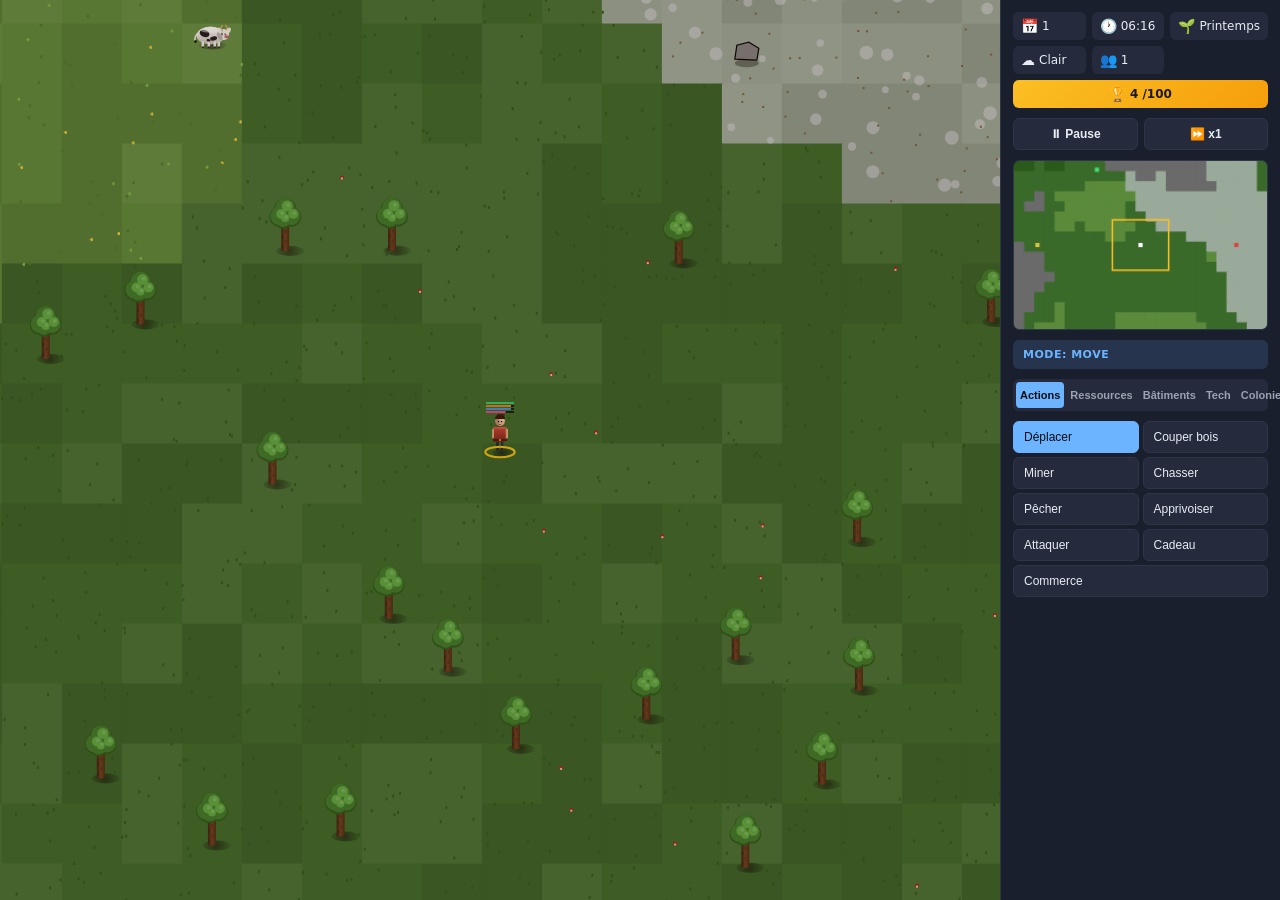
<file: index.html>
<!DOCTYPE html>
<html lang="fr">
<head>
<meta charset="UTF-8">
<title>Survival Colony</title>
<link rel="stylesheet" href="style.css">
</head>
<body>
<div id="app">
  <canvas id="canvas"></canvas>
  <aside id="sidebar">
    <div class="top-stats">
      <div class="stat"><span class="icon">📅</span><span id="day-count">1</span></div>
      <div class="stat"><span class="icon">🕐</span><span id="time-count">06:00</span></div>
      <div class="stat"><span class="icon">🌱</span><span id="season-label">Printemps</span></div>
      <div class="stat"><span class="icon">☁️</span><span id="weather-label">Clair</span></div>
      <div class="stat"><span class="icon">👥</span><span id="pop-count">1</span></div>
      <div class="stat stat-score"><span class="icon">🏆</span><span id="score-count">0</span>/100</div>
    </div>
    <div class="controls">
      <button id="btn-pause" class="ctrl-btn">⏸ Pause</button>
      <button id="btn-speed" class="ctrl-btn">⏩ x1</button>
    </div>
    <canvas id="minimap" width="240" height="160"></canvas>
    <div id="status-line">Mode: move</div>
    <nav class="tabs">
      <button class="menu-btn active" data-menu="actions">Actions</button>
      <button class="menu-btn" data-menu="resources">Ressources</button>
      <button class="menu-btn" data-menu="buildings">Bâtiments</button>
      <button class="menu-btn" data-menu="tech">Tech</button>
      <button class="menu-btn" data-menu="colony">Colonie</button>
    </nav>
    <div class="panels">
      <div id="panel-actions" class="panel active"></div>
      <div id="panel-resources" class="panel"></div>
      <div id="panel-buildings" class="panel"></div>
      <div id="panel-tech" class="panel"></div>
      <div id="panel-colony" class="panel"></div>
    </div>
  </aside>
</div>
<script type="module" src="main.js"></script>
</body>
</html>
</file>
<file: style.css>
* { box-sizing: border-box; margin: 0; padding: 0; }

:root {
  --bg-main: #0f1419;
  --bg-sidebar: #1a1f2e;
  --bg-elevated: #252b3d;
  --bg-hover: #2e3548;
  --accent: #6cb4ff;
  --accent-hover: #8cc4ff;
  --accent-dim: rgba(108,180,255,0.15);
  --success: #4ade80;
  --warning: #fbbf24;
  --danger: #ef4444;
  --text-primary: #e8ecf4;
  --text-secondary: #9aa3b2;
  --text-muted: #64748b;
  --border: #2e3548;
  --border-light: rgba(255,255,255,0.06);
  --radius: 6px;
  --radius-lg: 10px;
  --shadow: 0 2px 8px rgba(0,0,0,0.3);
}

html, body {
  height: 100%;
  overflow: hidden;
  font-family: -apple-system, BlinkMacSystemFont, "Segoe UI", system-ui, sans-serif;
  background: var(--bg-main);
  color: var(--text-primary);
  font-size: 13px;
}

#app {
  display: grid;
  grid-template-columns: 1fr 280px;
  height: 100vh;
  width: 100vw;
  gap: 0;
}

#canvas {
  display: block;
  width: 100%;
  height: 100%;
  cursor: crosshair;
  background: #000;
}

#sidebar {
  background: var(--bg-sidebar);
  border-left: 1px solid var(--border);
  display: flex;
  flex-direction: column;
  overflow: hidden;
  padding: 12px;
  gap: 10px;
}

.top-stats {
  display: grid;
  grid-template-columns: 1fr 1fr 1fr;
  gap: 6px;
}
.stat {
  display: flex;
  align-items: center;
  gap: 4px;
  padding: 6px 8px;
  background: var(--bg-elevated);
  border-radius: var(--radius);
  font-size: 12px;
  font-weight: 500;
}
.stat .icon { font-size: 14px; }
.stat-score {
  grid-column: span 3;
  justify-content: center;
  background: linear-gradient(135deg, #fbbf24 0%, #f59e0b 100%);
  color: #1a1a1a;
  font-weight: 700;
}

.controls {
  display: grid;
  grid-template-columns: 1fr 1fr;
  gap: 6px;
}
.ctrl-btn {
  padding: 8px 10px;
  background: var(--bg-elevated);
  color: var(--text-primary);
  border: 1px solid var(--border);
  border-radius: var(--radius);
  font-size: 12px;
  font-weight: 600;
  cursor: pointer;
  transition: all 0.15s;
}
.ctrl-btn:hover {
  background: var(--bg-hover);
  border-color: var(--accent);
}

#minimap {
  width: 100%;
  height: auto;
  aspect-ratio: 3/2;
  background: #0a0d14;
  border: 1px solid var(--border);
  border-radius: var(--radius);
  cursor: pointer;
}

#status-line {
  padding: 8px 10px;
  background: var(--accent-dim);
  color: var(--accent);
  border-radius: var(--radius);
  font-size: 11px;
  font-weight: 600;
  text-transform: uppercase;
  letter-spacing: 0.5px;
}

.tabs {
  display: grid;
  grid-template-columns: repeat(5, 1fr);
  gap: 2px;
  background: var(--bg-elevated);
  padding: 3px;
  border-radius: var(--radius);
}
.menu-btn {
  padding: 7px 4px;
  background: transparent;
  color: var(--text-secondary);
  border: none;
  border-radius: 4px;
  font-size: 11px;
  font-weight: 600;
  cursor: pointer;
  transition: all 0.15s;
}
.menu-btn:hover { color: var(--text-primary); background: var(--bg-hover); }
.menu-btn.active {
  background: var(--accent);
  color: #0a0d14;
}

.panels {
  flex: 1;
  overflow-y: auto;
  display: flex;
  flex-direction: column;
}
.panel {
  display: none;
  flex-wrap: wrap;
  gap: 4px;
  align-content: flex-start;
}
.panel.active { display: flex; }

.act-btn {
  padding: 8px 10px;
  background: var(--bg-elevated);
  color: var(--text-primary);
  border: 1px solid var(--border);
  border-radius: var(--radius);
  font-size: 12px;
  font-weight: 500;
  cursor: pointer;
  transition: all 0.15s;
  text-align: left;
  flex: 1 1 calc(50% - 4px);
  min-width: 0;
}
.act-btn:hover {
  background: var(--bg-hover);
  border-color: var(--accent);
  transform: translateY(-1px);
}
.act-btn.active {
  background: var(--accent);
  color: #0a0d14;
  border-color: var(--accent);
}
.act-btn:disabled, .act-btn.locked {
  opacity: 0.4;
  cursor: not-allowed;
}

.panels::-webkit-scrollbar { width: 6px; }
.panels::-webkit-scrollbar-track { background: transparent; }
.panels::-webkit-scrollbar-thumb { background: var(--border); border-radius: 3px; }
.panels::-webkit-scrollbar-thumb:hover { background: var(--bg-hover); }
</file>
